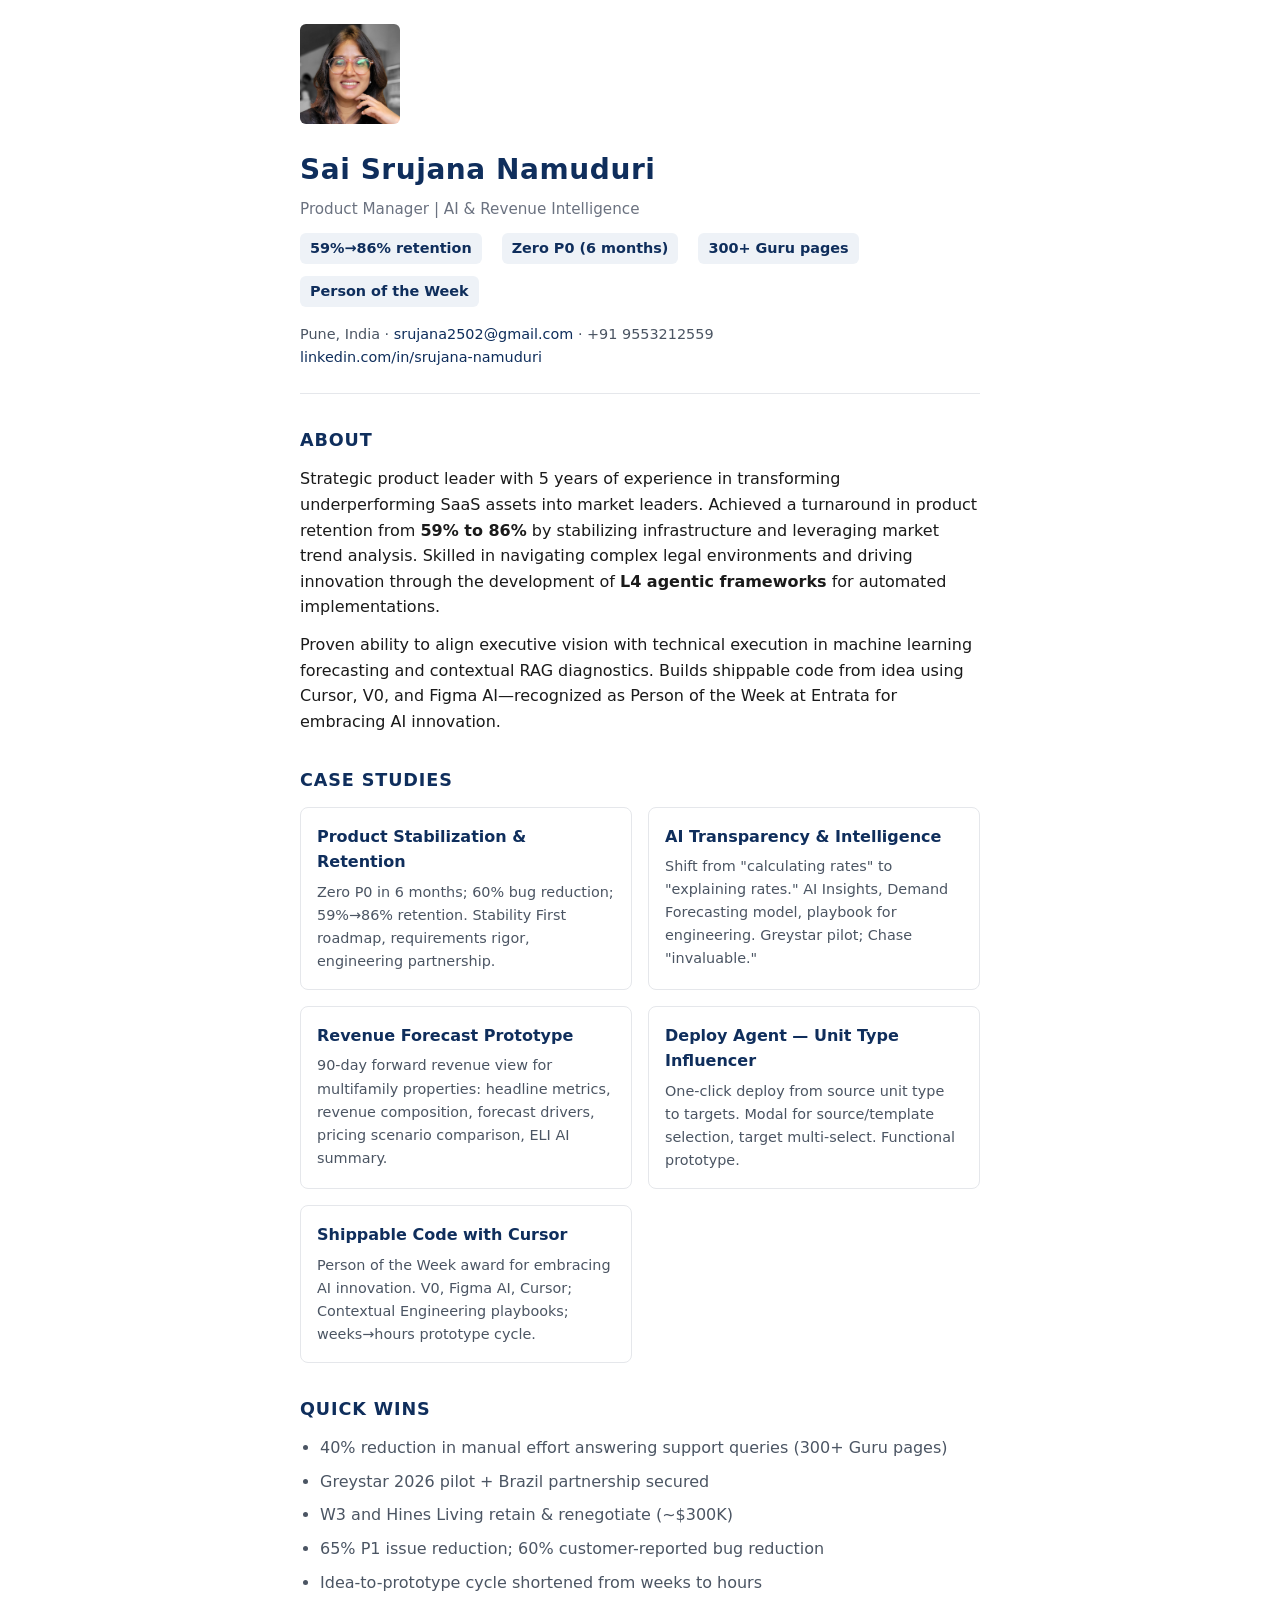
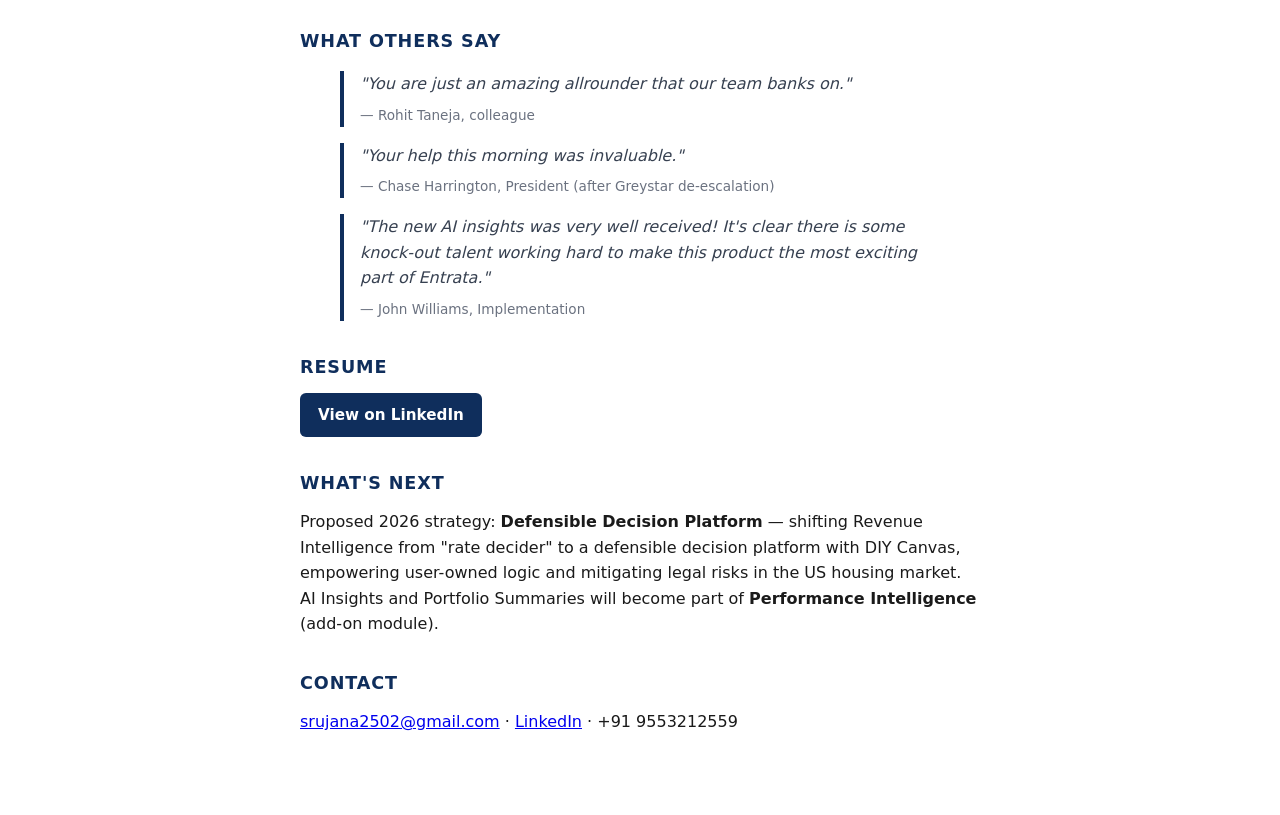
<file: index.html>
<!DOCTYPE html>
<html lang="en">
<head>
  <meta charset="UTF-8" />
  <meta name="viewport" content="width=device-width, initial-scale=1.0" />
  <title>Sai Srujana Namuduri — Product Manager </title>
  <link rel="stylesheet" href="css/style.css" />
</head>
<body>
  <main>
    <header>
      <div class="header-inner">
        <img src="images/headshot.png" alt="Sai Srujana Namuduri" class="header-photo" />
        <div>
          <h1>Sai Srujana Namuduri</h1>
          <p class="tagline">Product Manager | AI & Revenue Intelligence</p>
          <div class="hero-metrics">
            <span class="metric">59%→86% retention</span>
            <span class="metric">Zero P0 (6 months)</span>
            <span class="metric">300+ Guru pages</span>
            <span class="metric">Person of the Week</span>
          </div>
          <p class="contact-links">
            Pune, India · <a href="mailto:srujana2502@gmail.com">srujana2502@gmail.com</a> · +91 9553212559<br />
            <a href="https://linkedin.com/in/srujana-namuduri" target="_blank" rel="noopener">linkedin.com/in/srujana-namuduri</a>
          </p>
        </div>
      </div>
    </header>

    <section>
      <h2>About</h2>
      <p>
        Strategic product leader with 5 years of experience in transforming underperforming SaaS assets into market leaders. Achieved a turnaround in product retention from <strong>59% to 86%</strong> by stabilizing infrastructure and leveraging market trend analysis. Skilled in navigating complex legal environments and driving innovation through the development of <strong>L4 agentic frameworks</strong> for automated implementations.
      </p>
      <p>
        Proven ability to align executive vision with technical execution in machine learning forecasting and contextual RAG diagnostics. Builds shippable code from idea using Cursor, V0, and Figma AI—recognized as Person of the Week at Entrata for embracing AI innovation.
      </p>
    </section>

    <section>
      <h2>Case Studies</h2>
      <div class="projects-grid">
        <a href="projects/revenue-intelligence-turnaround/" class="project-card">
          <h3>Product Stabilization & Retention</h3>
          <p>Zero P0 in 6 months; 60% bug reduction; 59%→86% retention. Stability First roadmap, requirements rigor, engineering partnership.</p>
        </a>
        <a href="projects/ai-transparency-intelligence/" class="project-card">
          <h3>AI Transparency & Intelligence</h3>
          <p>Shift from "calculating rates" to "explaining rates." AI Insights, Demand Forecasting model, playbook for engineering. Greystar pilot; Chase "invaluable."</p>
        </a>
        <a href="projects/revenue-forecast/" class="project-card">
          <h3>Revenue Forecast Prototype</h3>
          <p>90-day forward revenue view for multifamily properties: headline metrics, revenue composition, forecast drivers, pricing scenario comparison, ELI AI summary.</p>
        </a>
        <a href="projects/deploy-agent/" class="project-card">
          <h3>Deploy Agent — Unit Type Influencer</h3>
          <p>One-click deploy from source unit type to targets. Modal for source/template selection, target multi-select. Functional prototype.</p>
        </a>
        <a href="projects/shippable-code-cursor/" class="project-card">
          <h3>Shippable Code with Cursor</h3>
          <p>Person of the Week award for embracing AI innovation. V0, Figma AI, Cursor; Contextual Engineering playbooks; weeks→hours prototype cycle.</p>
        </a>
      </div>
    </section>

    <section>
      <h2>Quick Wins</h2>
      <ul class="quick-wins">
        <li>40% reduction in manual effort answering support queries (300+ Guru pages)</li>
        <li>Greystar 2026 pilot + Brazil partnership secured</li>
        <li>W3 and Hines Living retain & renegotiate (~$300K)</li>
        <li>65% P1 issue reduction; 60% customer-reported bug reduction</li>
        <li>Idea-to-prototype cycle shortened from weeks to hours</li>
      </ul>
    </section>

    <section>
      <h2>What Others Say</h2>
      <blockquote class="testimonial">
        "You are just an amazing allrounder that our team banks on."
        <cite>— Rohit Taneja, colleague</cite>
      </blockquote>
      <blockquote class="testimonial">
        "Your help this morning was invaluable."
        <cite>— Chase Harrington, President (after Greystar de-escalation)</cite>
      </blockquote>
      <blockquote class="testimonial">
        "The new AI insights was very well received! It's clear there is some knock-out talent working hard to make this product the most exciting part of Entrata."
        <cite>— John Williams, Implementation</cite>
      </blockquote>
    </section>

    <section>
      <h2>Resume</h2>
      <p>
        <a href="https://linkedin.com/in/srujana-namuduri" class="resume-link" target="_blank" rel="noopener">View on LinkedIn</a>
      </p>
    </section>

    <section>
      <h2>What's Next</h2>
      <p>
        Proposed 2026 strategy: <strong>Defensible Decision Platform</strong> — shifting Revenue Intelligence from "rate decider" to a defensible decision platform with DIY Canvas, empowering user-owned logic and mitigating legal risks in the US housing market. AI Insights and Portfolio Summaries will become part of <strong>Performance Intelligence</strong> (add-on module).
      </p>
    </section>

    <section>
      <h2>Contact</h2>
      <p>
        <a href="mailto:srujana2502@gmail.com">srujana2502@gmail.com</a> · 
        <a href="https://linkedin.com/in/srujana-namuduri" target="_blank" rel="noopener">LinkedIn</a> · 
        +91 9553212559
      </p>
    </section>
  </main>
</body>
</html>
</file>
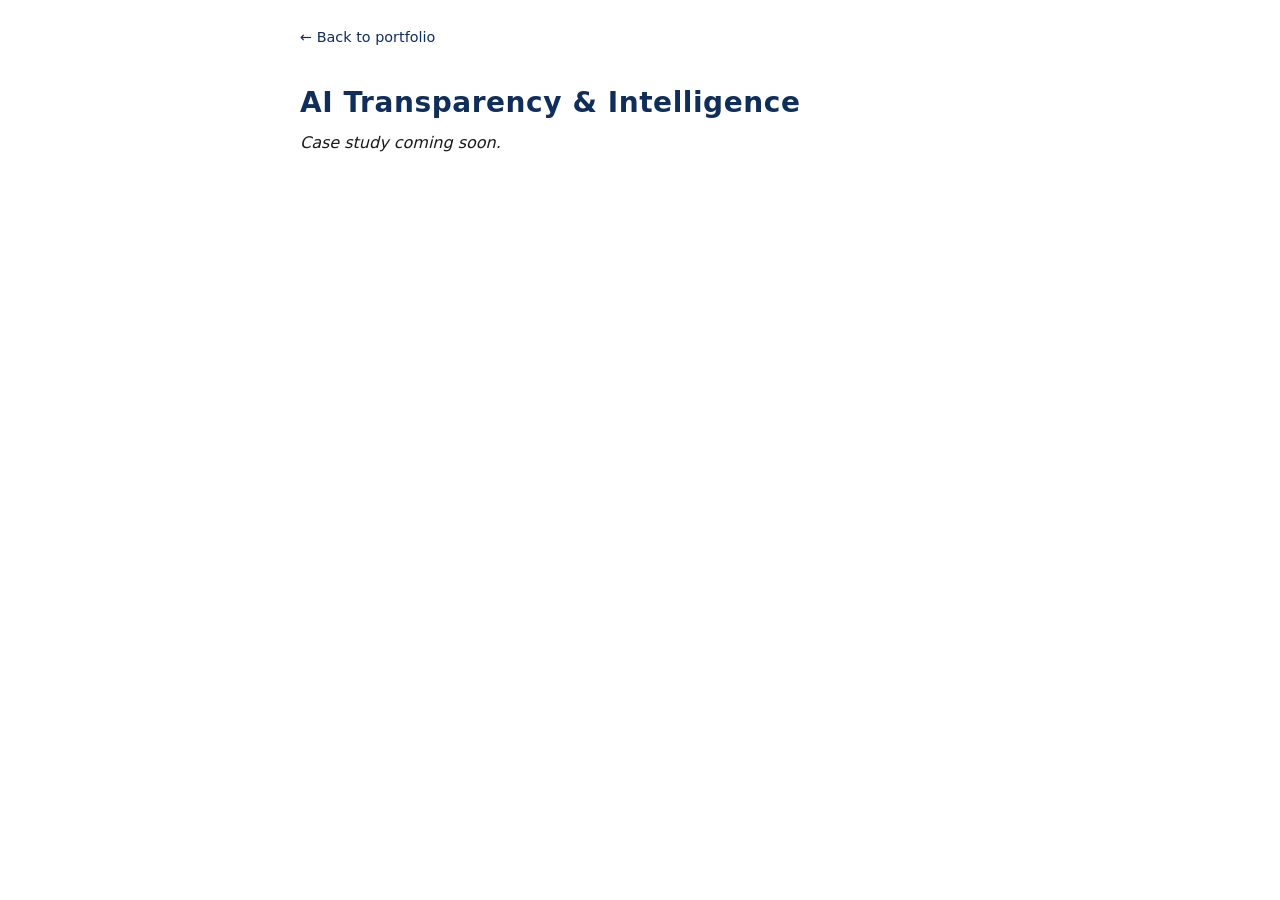
<file: projects/ai-transparency-intelligence/index.html>
<!DOCTYPE html>
<html lang="en">
<head>
  <meta charset="UTF-8" />
  <meta name="viewport" content="width=device-width, initial-scale=1.0" />
  <title>AI Transparency & Intelligence — Sai Srujana Namuduri</title>
  <link rel="stylesheet" href="../../css/style.css" />
</head>
<body>
  <main>
    <p><a href="../../index.html" class="case-study-back">← Back to portfolio</a></p>
    <h1>AI Transparency & Intelligence</h1>
    <p><em>Case study coming soon.</em></p>
  </main>
</body>
</html>
</file>
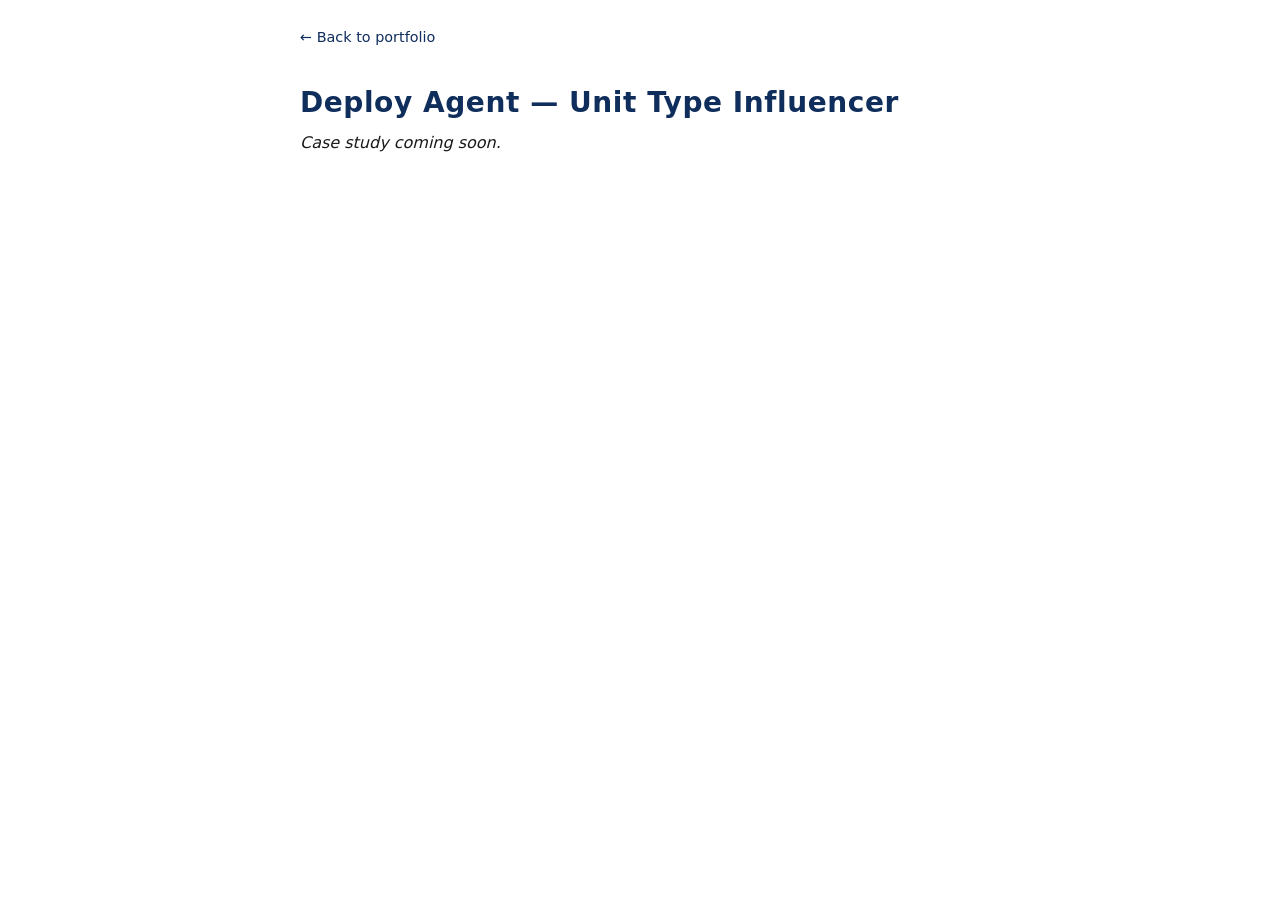
<file: projects/deploy-agent/index.html>
<!DOCTYPE html>
<html lang="en">
<head>
  <meta charset="UTF-8" />
  <meta name="viewport" content="width=device-width, initial-scale=1.0" />
  <title>Deploy Agent — Unit Type Influencer — Sai Srujana Namuduri</title>
  <link rel="stylesheet" href="../../css/style.css" />
</head>
<body>
  <main>
    <p><a href="../../index.html" class="case-study-back">← Back to portfolio</a></p>
    <h1>Deploy Agent — Unit Type Influencer</h1>
    <p><em>Case study coming soon.</em></p>
  </main>
</body>
</html>
</file>
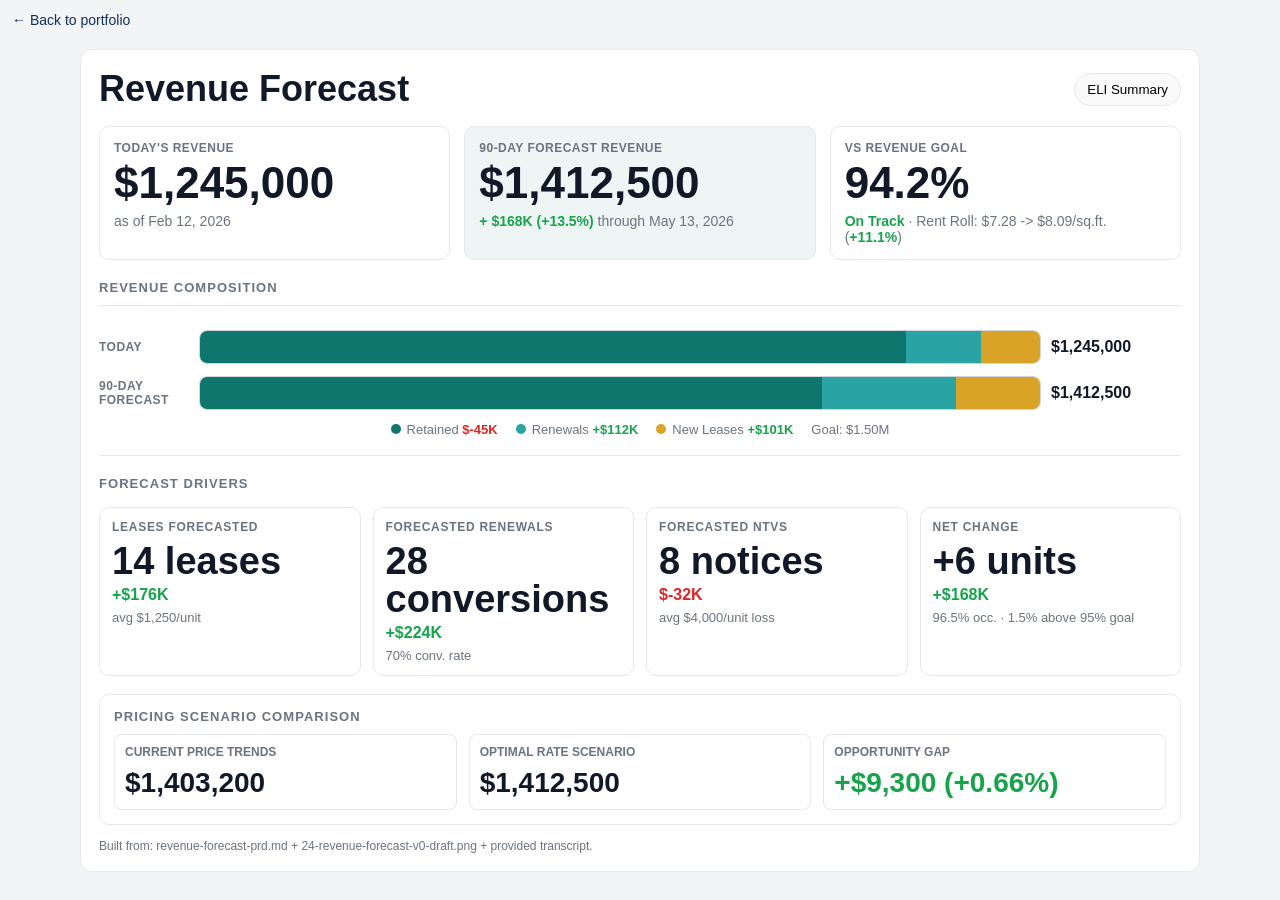
<file: projects/revenue-forecast/index.html>
<!doctype html>
<html lang="en">
  <head>
    <meta charset="UTF-8" />
    <meta name="viewport" content="width=device-width, initial-scale=1.0" />
    <title>Revenue Forecast Prototype — Sai Srujana Namuduri</title>
    <style>
      :root {
        --bg: #f3f4f6;
        --card: #ffffff;
        --border: #e5e7eb;
        --muted: #6b7280;
        --text: #111827;
        --green: #0f766e;
        --green-2: #2aa3a5;
        --yellow: #d9a328;
        --danger: #dc2626;
        --success: #16a34a;
      }
      * { box-sizing: border-box; }
      body {
        margin: 0;
        font-family: Inter, -apple-system, BlinkMacSystemFont, "Segoe UI", Roboto, sans-serif;
        background: var(--bg);
        color: var(--text);
      }
      .back-link {
        display: inline-block;
        margin: 12px 0 0 12px;
        font-size: 14px;
        color: #0f2e5c;
        text-decoration: none;
      }
      .back-link:hover { text-decoration: underline; }
      .wrap {
        max-width: 1120px;
        margin: 20px auto;
        padding: 18px;
        background: var(--card);
        border: 1px solid var(--border);
        border-radius: 12px;
      }
      .header {
        display: flex;
        justify-content: space-between;
        align-items: center;
        margin-bottom: 16px;
      }
      h1 { margin: 0; font-size: 36px; }
      .eli-btn {
        border: 1px solid var(--border);
        border-radius: 999px;
        padding: 8px 12px;
        cursor: pointer;
        background: #fafafa;
      }
      .cards {
        display: grid;
        gap: 14px;
        grid-template-columns: repeat(3, minmax(0, 1fr));
        margin-bottom: 18px;
      }
      .card {
        border: 1px solid var(--border);
        border-radius: 10px;
        padding: 14px;
      }
      .card.highlight { background: #eef6f5; }
      .label { color: var(--muted); font-size: 12px; letter-spacing: .04em; font-weight: 600; text-transform: uppercase; }
      .value { margin-top: 6px; font-size: 44px; font-weight: 800; line-height: 1; }
      .sub { margin-top: 8px; color: var(--muted); font-size: 14px; }
      .good { color: var(--success); font-weight: 700; }
      .warn { color: var(--danger); font-weight: 700; }
      .section-title {
        margin: 20px 0 10px;
        font-size: 13px;
        color: var(--muted);
        text-transform: uppercase;
        letter-spacing: .08em;
        font-weight: 700;
      }
      .composition {
        border-top: 1px solid var(--border);
        border-bottom: 1px solid var(--border);
        padding: 12px 0 18px;
      }
      .bar-row {
        display: grid;
        grid-template-columns: 90px 1fr 130px;
        align-items: center;
        gap: 10px;
        margin: 12px 0;
      }
      .bar {
        height: 34px;
        border-radius: 8px;
        overflow: hidden;
        border: 1px solid #d1d5db;
        display: flex;
      }
      .seg-retained { background: var(--green); }
      .seg-renewals { background: var(--green-2); }
      .seg-new { background: var(--yellow); }
      .legend {
        display: flex;
        gap: 18px;
        justify-content: center;
        margin-top: 10px;
        color: var(--muted);
        font-size: 13px;
      }
      .dot { width: 10px; height: 10px; border-radius: 999px; display: inline-block; margin-right: 6px; }
      .drivers {
        display: grid;
        gap: 12px;
        grid-template-columns: repeat(4, minmax(0, 1fr));
        margin-top: 16px;
      }
      .driver {
        border: 1px solid var(--border);
        border-radius: 10px;
        padding: 12px;
        min-height: 128px;
      }
      .driver h3 {
        margin: 0 0 8px;
        font-size: 12px;
        color: var(--muted);
        text-transform: uppercase;
        letter-spacing: .06em;
      }
      .driver .big { font-size: 38px; font-weight: 800; line-height: 1; margin: 0; }
      .driver .impact { margin-top: 6px; font-weight: 700; color: var(--success); }
      .driver .impact.neg { color: var(--danger); }
      .driver .foot { margin-top: 6px; color: var(--muted); font-size: 13px; }
      .scenario {
        margin-top: 18px;
        border: 1px solid var(--border);
        border-radius: 10px;
        padding: 14px;
      }
      .scenario-grid {
        display: grid;
        gap: 12px;
        grid-template-columns: 1fr 1fr 1fr;
      }
      .scenario .box {
        border: 1px solid var(--border);
        border-radius: 8px;
        padding: 10px;
      }
      .scenario .box h4 { margin: 0; font-size: 12px; text-transform: uppercase; color: var(--muted); }
      .scenario .box p { margin: 8px 0 0; font-size: 28px; font-weight: 800; }
      .eli-panel {
        margin-top: 14px;
        border: 1px dashed #cbd5e1;
        border-radius: 10px;
        padding: 12px;
        display: none;
        background: #f8fafc;
      }
      .eli-panel.open { display: block; }
      .eli-panel p { margin: 0 0 8px; color: #0f172a; }
      .eli-panel ul { margin: 0; padding-left: 18px; color: #334155; }
      .meta { margin-top: 14px; font-size: 12px; color: var(--muted); }
      @media (max-width: 980px) {
        .cards, .drivers, .scenario-grid { grid-template-columns: 1fr; }
        h1 { font-size: 28px; }
        .value, .driver .big { font-size: 32px; }
      }
    </style>
  </head>
  <body>
    <a href="../../index.html" class="back-link">← Back to portfolio</a>
    <main class="wrap">
      <div class="header">
        <h1>Revenue Forecast</h1>
        <button class="eli-btn" id="eli-toggle" type="button">ELI Summary</button>
      </div>

      <section class="cards">
        <article class="card">
          <div class="label">Today's Revenue</div>
          <div class="value">$1,245,000</div>
          <div class="sub">as of Feb 12, 2026</div>
        </article>
        <article class="card highlight">
          <div class="label">90-Day Forecast Revenue</div>
          <div class="value">$1,412,500</div>
          <div class="sub"><span class="good">+ $168K (+13.5%)</span> through May 13, 2026</div>
        </article>
        <article class="card">
          <div class="label">vs Revenue Goal</div>
          <div class="value">94.2%</div>
          <div class="sub"><span class="good">On Track</span> · Rent Roll: $7.28 -> $8.09/sq.ft. (<span class="good">+11.1%</span>)</div>
        </article>
      </section>

      <div class="section-title">Revenue Composition</div>
      <section class="composition">
        <div class="bar-row">
          <div class="label">Today</div>
          <div class="bar">
            <div class="seg-retained" style="width: 84%"></div>
            <div class="seg-renewals" style="width: 9%"></div>
            <div class="seg-new" style="width: 7%"></div>
          </div>
          <div style="font-weight: 700;">$1,245,000</div>
        </div>
        <div class="bar-row">
          <div class="label">90-Day Forecast</div>
          <div class="bar">
            <div class="seg-retained" style="width: 74%"></div>
            <div class="seg-renewals" style="width: 16%"></div>
            <div class="seg-new" style="width: 10%"></div>
          </div>
          <div style="font-weight: 700;">$1,412,500</div>
        </div>
        <div class="legend">
          <span><span class="dot" style="background:var(--green)"></span>Retained <span class="warn">$-45K</span></span>
          <span><span class="dot" style="background:var(--green-2)"></span>Renewals <span class="good">+$112K</span></span>
          <span><span class="dot" style="background:var(--yellow)"></span>New Leases <span class="good">+$101K</span></span>
          <span>Goal: $1.50M</span>
        </div>
      </section>

      <div class="section-title">Forecast Drivers</div>
      <section class="drivers">
        <article class="driver">
          <h3>Leases Forecasted</h3>
          <p class="big">14 leases</p>
          <div class="impact">+$176K</div>
          <div class="foot">avg $1,250/unit</div>
        </article>
        <article class="driver">
          <h3>Forecasted Renewals</h3>
          <p class="big">28 conversions</p>
          <div class="impact">+$224K</div>
          <div class="foot">70% conv. rate</div>
        </article>
        <article class="driver">
          <h3>Forecasted NTVs</h3>
          <p class="big">8 notices</p>
          <div class="impact neg">$-32K</div>
          <div class="foot">avg $4,000/unit loss</div>
        </article>
        <article class="driver">
          <h3>Net Change</h3>
          <p class="big">+6 units</p>
          <div class="impact">+$168K</div>
          <div class="foot">96.5% occ. · 1.5% above 95% goal</div>
        </article>
      </section>

      <section class="scenario">
        <div class="section-title" style="margin-top:0;">Pricing Scenario Comparison</div>
        <div class="scenario-grid">
          <div class="box">
            <h4>Current Price Trends</h4>
            <p>$1,403,200</p>
          </div>
          <div class="box">
            <h4>Optimal Rate Scenario</h4>
            <p>$1,412,500</p>
          </div>
          <div class="box">
            <h4>Opportunity Gap</h4>
            <p class="good">+$9,300 (+0.66%)</p>
          </div>
        </div>
      </section>

      <section class="eli-panel" id="eli-panel">
        <p><strong>ELI Summary:</strong> Forecast is trending up and primarily driven by renewals (+$112K), while retained revenue dips due to forecasted NTV risk.</p>
        <ul>
          <li>Prioritize retention outreach for 1BR residents with high NTV probability.</li>
          <li>Apply optimal rates for new leases in at-risk unit types to close the opportunity gap.</li>
          <li>Track renewal conversion weekly to protect the forecasted uplift.</li>
        </ul>
      </section>

      <div class="meta">
        Built from: revenue-forecast-prd.md + 24-revenue-forecast-v0-draft.png + provided transcript.
      </div>
    </main>

    <script>
      const btn = document.getElementById("eli-toggle");
      const panel = document.getElementById("eli-panel");
      btn.addEventListener("click", () => panel.classList.toggle("open"));
    </script>
  </body>
</html>
</file>
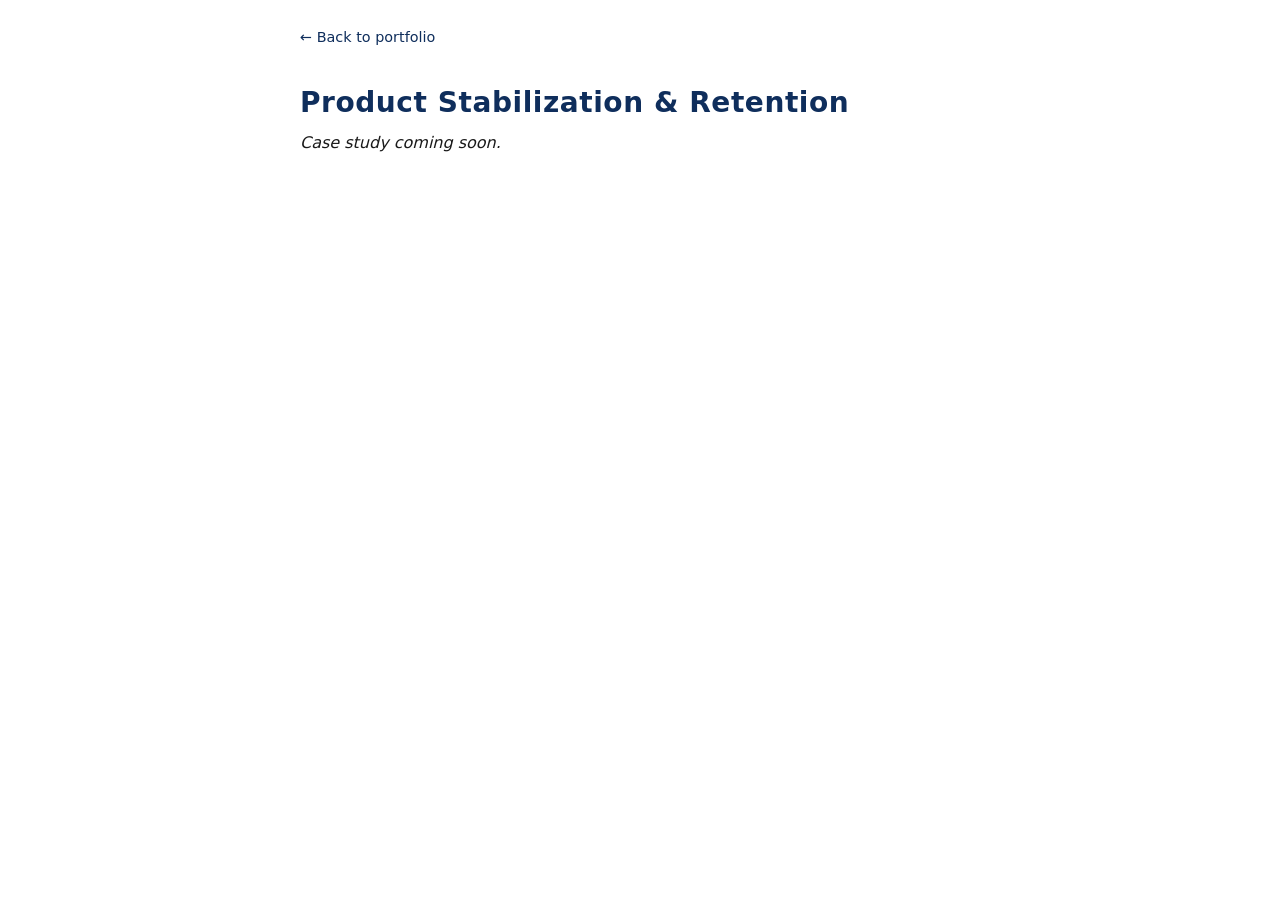
<file: projects/revenue-intelligence-turnaround/index.html>
<!DOCTYPE html>
<html lang="en">
<head>
  <meta charset="UTF-8" />
  <meta name="viewport" content="width=device-width, initial-scale=1.0" />
  <title>Product Stabilization & Retention — Sai Srujana Namuduri</title>
  <link rel="stylesheet" href="../../css/style.css" />
</head>
<body>
  <main>
    <p><a href="../../index.html" class="case-study-back">← Back to portfolio</a></p>
    <h1>Product Stabilization & Retention</h1>
    <p><em>Case study coming soon.</em></p>
  </main>
</body>
</html>
</file>
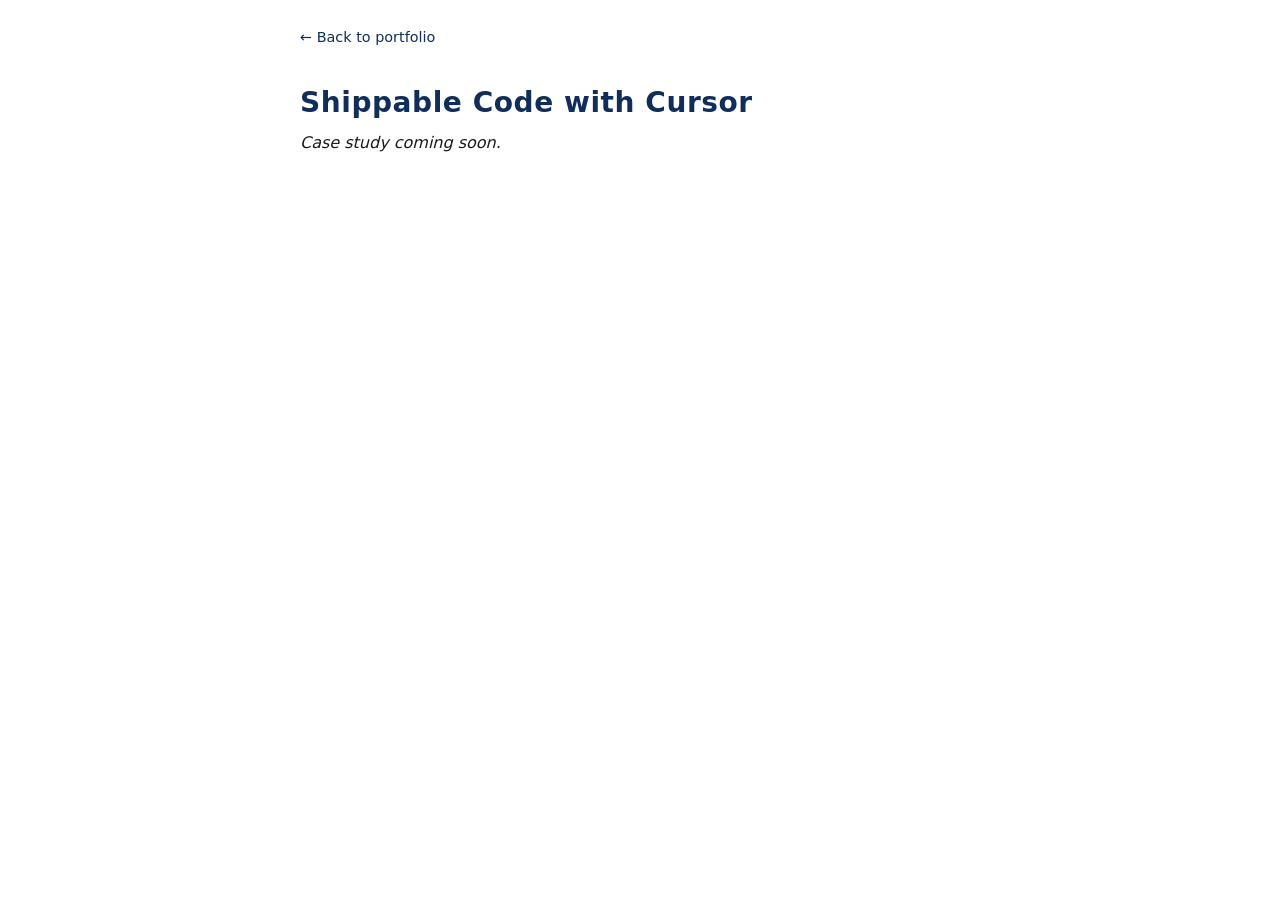
<file: projects/shippable-code-cursor/index.html>
<!DOCTYPE html>
<html lang="en">
<head>
  <meta charset="UTF-8" />
  <meta name="viewport" content="width=device-width, initial-scale=1.0" />
  <title>Shippable Code with Cursor — Sai Srujana Namuduri</title>
  <link rel="stylesheet" href="../../css/style.css" />
</head>
<body>
  <main>
    <p><a href="../../index.html" class="case-study-back">← Back to portfolio</a></p>
    <h1>Shippable Code with Cursor</h1>
    <p><em>Case study coming soon.</em></p>
  </main>
</body>
</html>
</file>
<file: css/style.css>
/* Portfolio — Simple, minimal styles for GitHub Pages */
* { box-sizing: border-box; }
body {
  margin: 0;
  font-family: system-ui, -apple-system, BlinkMacSystemFont, "Segoe UI", Roboto, sans-serif;
  font-size: 16px;
  line-height: 1.6;
  color: #1a1a1a;
  background: #fff;
}
main {
  max-width: 720px;
  margin: 0 auto;
  padding: 24px 20px 48px;
}
header {
  margin-bottom: 32px;
  padding-bottom: 24px;
  border-bottom: 1px solid #e5e7eb;
}
.header-inner {
  display: flex;
  align-items: flex-start;
  gap: 24px;
  flex-wrap: wrap;
}
.header-photo {
  width: 100px;
  height: 100px;
  object-fit: cover;
  border-radius: 6px;
  flex-shrink: 0;
}
h1 {
  margin: 0 0 4px 0;
  font-size: 1.75rem;
  font-weight: 700;
  letter-spacing: 0.02em;
  color: #0f2e5c;
}
.tagline {
  margin: 0 0 8px 0;
  font-size: 0.95rem;
  color: #6b7280;
}
.contact-links {
  margin: 0;
  font-size: 0.9rem;
  color: #4b5563;
}
.contact-links a {
  color: #0f2e5c;
  text-decoration: none;
}
.contact-links a:hover {
  text-decoration: underline;
}
section {
  margin-bottom: 32px;
}
h2 {
  margin: 0 0 12px 0;
  font-size: 1.1rem;
  font-weight: 700;
  text-transform: uppercase;
  letter-spacing: 0.05em;
  color: #0f2e5c;
}
p {
  margin: 0 0 12px 0;
}
.projects-grid {
  display: grid;
  gap: 16px;
  grid-template-columns: repeat(auto-fill, minmax(280px, 1fr));
}
.project-card {
  border: 1px solid #e5e7eb;
  border-radius: 8px;
  padding: 16px;
  text-decoration: none;
  color: inherit;
  display: block;
  transition: border-color 0.2s, box-shadow 0.2s;
}
.project-card:hover {
  border-color: #0f2e5c;
  box-shadow: 0 2px 8px rgba(15, 46, 92, 0.08);
}
.project-card h3 {
  margin: 0 0 6px 0;
  font-size: 1rem;
  font-weight: 600;
  color: #0f2e5c;
}
.project-card p {
  margin: 0;
  font-size: 0.9rem;
  color: #4b5563;
}
.testimonial {
  border-left: 4px solid #0f2e5c;
  padding-left: 16px;
  margin-bottom: 16px;
  font-style: italic;
  color: #374151;
}
.testimonial cite {
  display: block;
  margin-top: 8px;
  font-style: normal;
  font-size: 0.85rem;
  color: #6b7280;
}
.resume-link {
  display: inline-block;
  padding: 10px 18px;
  background: #0f2e5c;
  color: #fff;
  text-decoration: none;
  border-radius: 6px;
  font-weight: 600;
  font-size: 0.95rem;
}
.resume-link:hover {
  background: #1e3a5f;
}
/* Hero metrics */
.hero-metrics {
  display: flex;
  flex-wrap: wrap;
  gap: 12px 20px;
  margin: 12px 0 16px 0;
}
.hero-metrics .metric {
  font-size: 0.9rem;
  font-weight: 600;
  color: #0f2e5c;
  padding: 4px 10px;
  background: #eef2f7;
  border-radius: 6px;
}

/* Quick wins list */
.quick-wins {
  margin: 0;
  padding-left: 20px;
}
.quick-wins li {
  margin-bottom: 8px;
  color: #4b5563;
}

/* Case study pages */
.case-study-back {
  display: inline-block;
  margin-bottom: 20px;
  font-size: 0.9rem;
  color: #0f2e5c;
  text-decoration: none;
}
.case-study-back:hover {
  text-decoration: underline;
}

@media (max-width: 600px) {
  .header-inner { flex-direction: column; }
  .projects-grid { grid-template-columns: 1fr; }
  .hero-metrics { flex-direction: column; }
}
</file>
